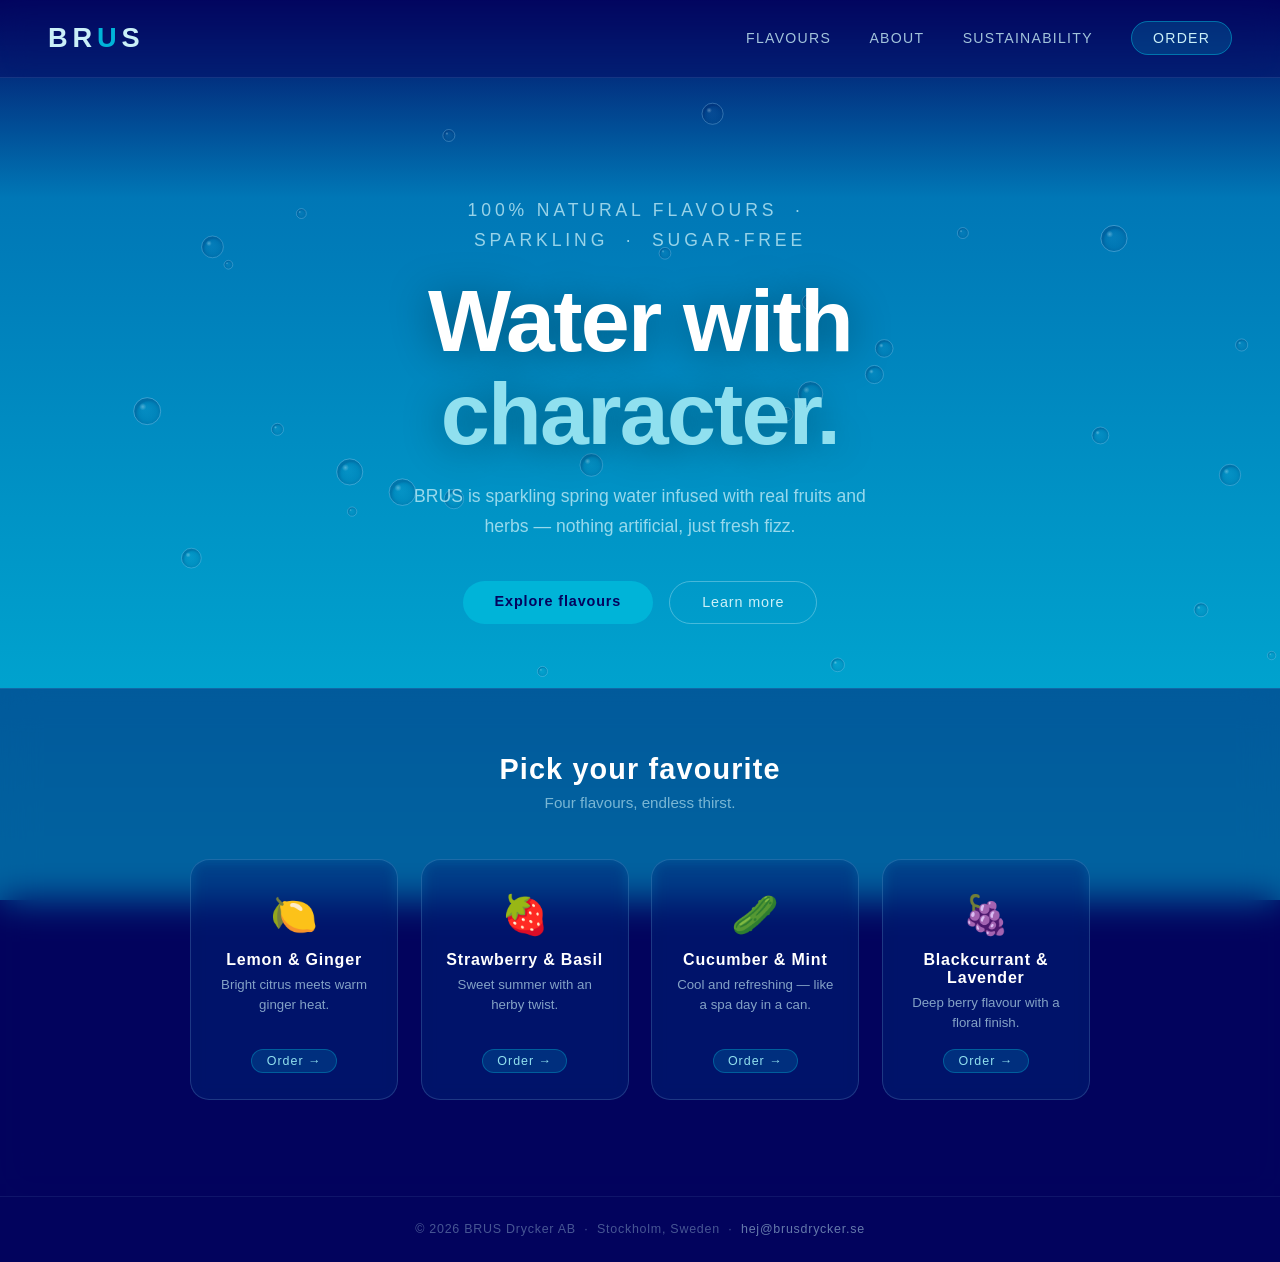
<file: index.html>
<!DOCTYPE html>
<html lang="en">
<head>
  <meta charset="UTF-8" />
  <meta name="viewport" content="width=device-width, initial-scale=1.0" />
  <title>BRUS — Flavoured Sparkling Water</title>
  <link rel="stylesheet" href="brus.css" />
</head>
<body>
  <canvas id="c"></canvas>
  <div id="ui">

    <nav>
      <a class="logo" href="index.html">BR<span>U</span>S</a>
      <ul>
        <li><a href="smaker.html">Flavours</a></li>
        <li><a href="om-oss.html">About</a></li>
        <li><a href="hallbarhet.html">Sustainability</a></li>
        <li><a href="bestall.html" class="nav-cta">Order</a></li>
      </ul>
    </nav>

    <section class="hero">
      <p class="hero-eyebrow">100% natural flavours &nbsp;·&nbsp; Sparkling &nbsp;·&nbsp; Sugar-free</p>
      <h1>Water with<br><em>character.</em></h1>
      <p>BRUS is sparkling spring water infused with real fruits and herbs — nothing artificial, just fresh fizz.</p>
      <div class="hero-btns">
        <a href="smaker.html" class="btn-primary">Explore flavours</a>
        <a href="om-oss.html" class="btn-ghost">Learn more</a>
      </div>
    </section>

    <section class="products">
      <h2>Pick your favourite</h2>
      <p class="sub">Four flavours, endless thirst.</p>
      <div class="cards">
        <div class="card">
          <div class="card-icon">🍋</div>
          <h3>Lemon & Ginger</h3>
          <p>Bright citrus meets warm ginger heat.</p>
          <a href="bestall.html?smak=citron-ingefara" class="card-tag">Order →</a>
        </div>
        <div class="card">
          <div class="card-icon">🍓</div>
          <h3>Strawberry & Basil</h3>
          <p>Sweet summer with an herby twist.</p>
          <a href="bestall.html?smak=jordgubb-basilika" class="card-tag">Order →</a>
        </div>
        <div class="card">
          <div class="card-icon">🥒</div>
          <h3>Cucumber & Mint</h3>
          <p>Cool and refreshing — like a spa day in a can.</p>
          <a href="bestall.html?smak=gurka-mynta" class="card-tag">Order →</a>
        </div>
        <div class="card">
          <div class="card-icon">🍇</div>
          <h3>Blackcurrant & Lavender</h3>
          <p>Deep berry flavour with a floral finish.</p>
          <a href="bestall.html?smak=svarta-vinbar-lavendel" class="card-tag">Order →</a>
        </div>
      </div>
    </section>

    <footer>© 2026 BRUS Drycker AB &nbsp;·&nbsp; Stockholm, Sweden &nbsp;·&nbsp; <a href="mailto:hej@brusdrycker.se">hej@brusdrycker.se</a></footer>
  </div>
  <script src="bubbles.js"></script>
</body>
</html>
</file>
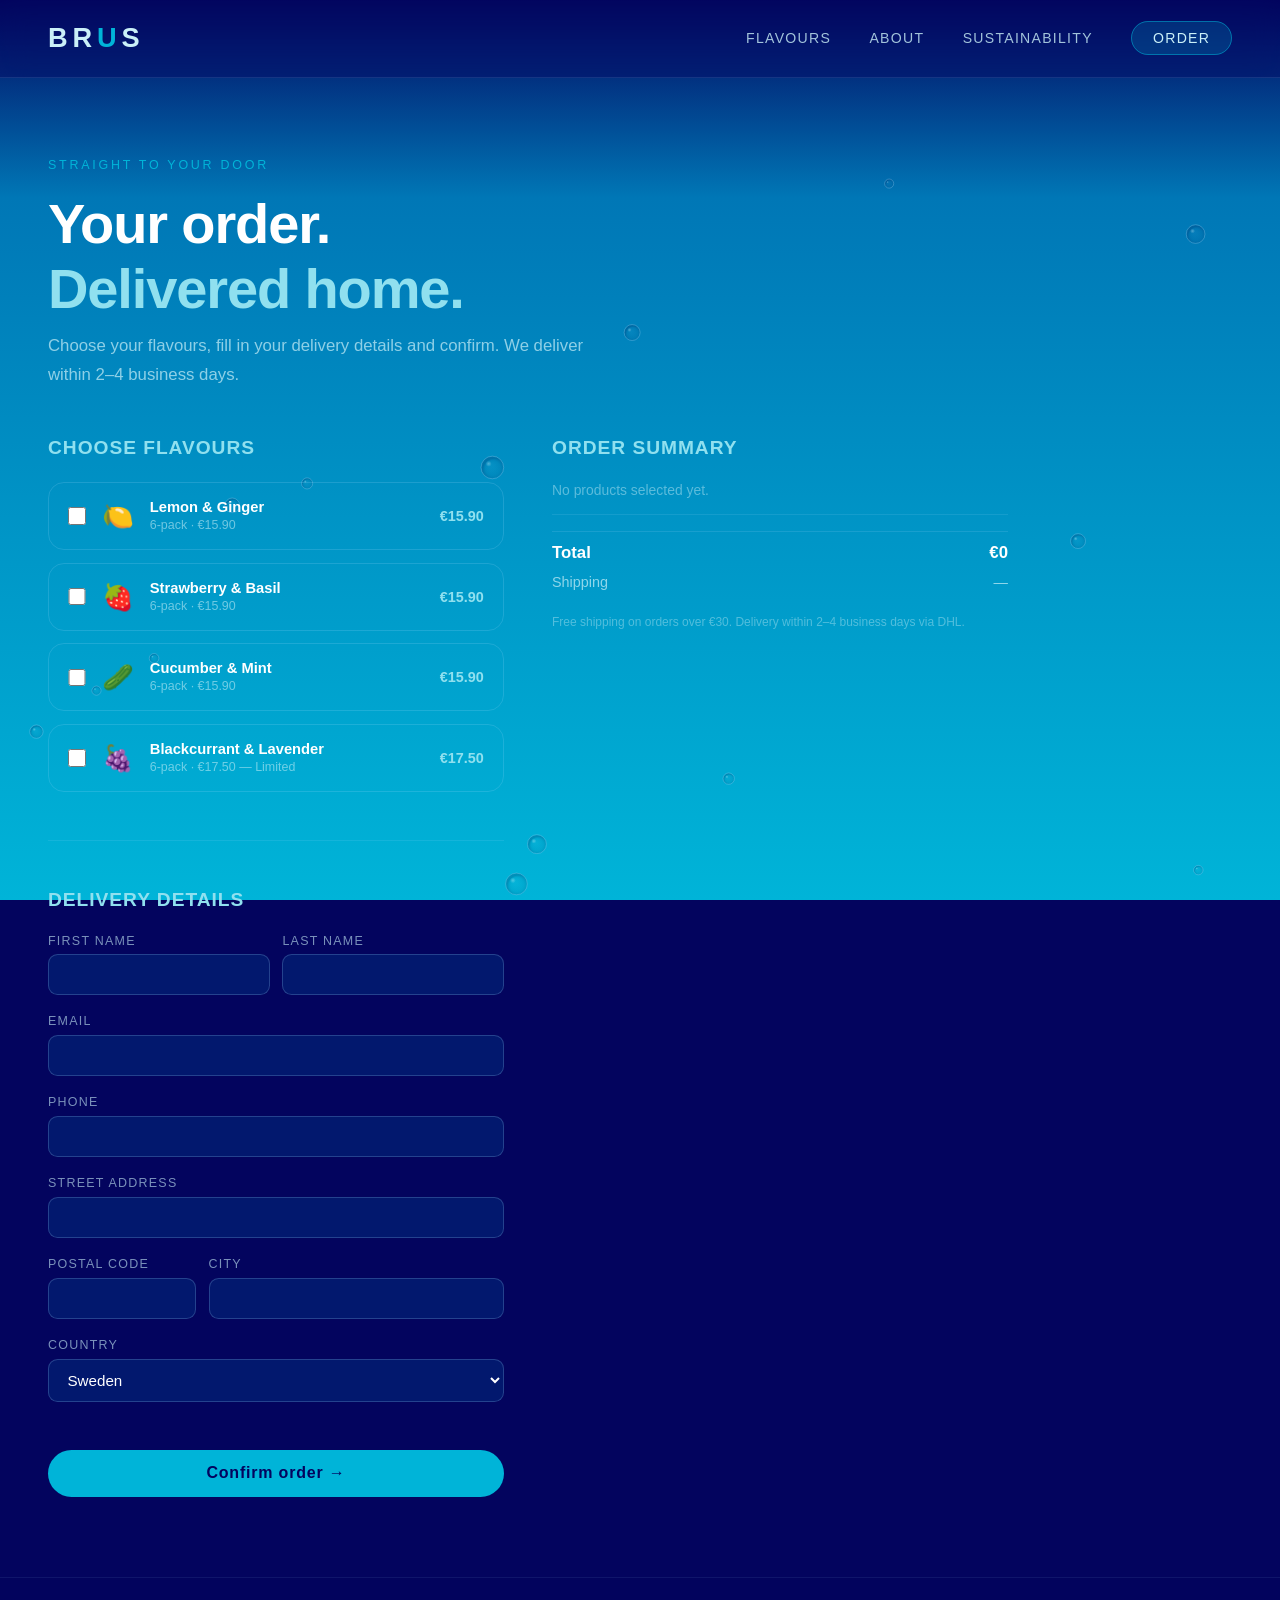
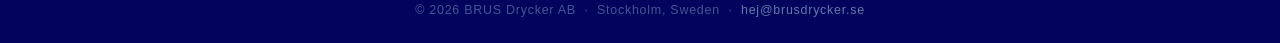
<file: bestall.html>
<!DOCTYPE html>
<html lang="en">
<head>
  <meta charset="UTF-8" />
  <meta name="viewport" content="width=device-width, initial-scale=1.0" />
  <title>Order — BRUS</title>
  <link rel="stylesheet" href="brus.css" />
</head>
<body>
  <canvas id="c" data-bubble-count="14"></canvas>
  <div id="ui">

    <nav>
      <a class="logo" href="index.html">BR<span>U</span>S</a>
      <ul>
        <li><a href="smaker.html">Flavours</a></li>
        <li><a href="om-oss.html">About</a></li>
        <li><a href="hallbarhet.html">Sustainability</a></li>
        <li><a href="bestall.html" class="nav-cta">Order</a></li>
      </ul>
    </nav>

    <section class="page-section">
      <p class="hero-eyebrow">Straight to your door</p>
      <h1>Your order.<br><em>Delivered home.</em></h1>
      <p class="lead">Choose your flavours, fill in your delivery details and confirm. We deliver within 2–4 business days.</p>

      <div id="order-form-wrap" class="order-wrap">

        <div class="order-form">
          <form id="order-form" novalidate>

            <h2>Choose flavours</h2>

            <label class="product-pick">
              <input type="checkbox" name="smak" value="citron-ingefara" data-name="Lemon &amp; Ginger" data-price="159" />
              <span class="pick-icon">🍋</span>
              <span class="pick-info">
                <strong>Lemon &amp; Ginger</strong>
                <span>6-pack · €15.90</span>
              </span>
              <span class="pick-price">€15.90</span>
            </label>

            <label class="product-pick">
              <input type="checkbox" name="smak" value="jordgubb-basilika" data-name="Strawberry &amp; Basil" data-price="159" />
              <span class="pick-icon">🍓</span>
              <span class="pick-info">
                <strong>Strawberry &amp; Basil</strong>
                <span>6-pack · €15.90</span>
              </span>
              <span class="pick-price">€15.90</span>
            </label>

            <label class="product-pick">
              <input type="checkbox" name="smak" value="gurka-mynta" data-name="Cucumber &amp; Mint" data-price="159" />
              <span class="pick-icon">🥒</span>
              <span class="pick-info">
                <strong>Cucumber &amp; Mint</strong>
                <span>6-pack · €15.90</span>
              </span>
              <span class="pick-price">€15.90</span>
            </label>

            <label class="product-pick">
              <input type="checkbox" name="smak" value="svarta-vinbar-lavendel" data-name="Blackcurrant &amp; Lavender" data-price="175" />
              <span class="pick-icon">🍇</span>
              <span class="pick-info">
                <strong>Blackcurrant &amp; Lavender</strong>
                <span>6-pack · €17.50 — Limited</span>
              </span>
              <span class="pick-price">€17.50</span>
            </label>

            <hr class="divider" />
            <h2>Delivery details</h2>

            <div style="display:grid; grid-template-columns:1fr 1fr; gap:0.8rem;">
              <div class="form-group">
                <label for="fname">First name</label>
                <input type="text" id="fname" name="fname" required autocomplete="given-name" />
              </div>
              <div class="form-group">
                <label for="lname">Last name</label>
                <input type="text" id="lname" name="lname" required autocomplete="family-name" />
              </div>
            </div>

            <div class="form-group">
              <label for="email">Email</label>
              <input type="email" id="email" name="email" required autocomplete="email" />
            </div>

            <div class="form-group">
              <label for="phone">Phone</label>
              <input type="tel" id="phone" name="phone" autocomplete="tel" />
            </div>

            <div class="form-group">
              <label for="address">Street address</label>
              <input type="text" id="address" name="address" required autocomplete="street-address" />
            </div>

            <div style="display:grid; grid-template-columns:1fr 2fr; gap:0.8rem;">
              <div class="form-group">
                <label for="postal">Postal code</label>
                <input type="text" id="postal" name="postal" required autocomplete="postal-code" />
              </div>
              <div class="form-group">
                <label for="city">City</label>
                <input type="text" id="city" name="city" required autocomplete="address-level2" />
              </div>
            </div>

            <div class="form-group">
              <label for="country">Country</label>
              <select id="country" name="country" required>
                <option value="SE" selected>Sweden</option>
                <option value="NO">Norway</option>
                <option value="DK">Denmark</option>
                <option value="FI">Finland</option>
              </select>
            </div>

            <button type="submit" class="submit-btn">Confirm order →</button>
          </form>
        </div>

        <div class="order-summary">
          <h2>Order summary</h2>
          <div id="summary-lines">
            <p style="color:rgba(202,240,248,0.45); font-size:0.87rem;">No products selected yet.</p>
          </div>
          <hr class="divider" style="margin:1rem 0;" />
          <div class="summary-line total">
            <span>Total</span>
            <span id="summary-total">€0</span>
          </div>
          <div class="summary-line" style="margin-top:0.4rem;">
            <span>Shipping</span>
            <span id="summary-shipping">—</span>
          </div>
          <p style="font-size:0.75rem; color:rgba(202,240,248,0.4); margin-top:1.4rem; line-height:1.6;">
            Free shipping on orders over €30. Delivery within 2–4 business days via DHL.
          </p>
        </div>
      </div>

      <div id="confirmation" class="confirmation">
        <div class="check">🫧</div>
        <h2>Thank you for your order!</h2>
        <p>We have received your order and will send a confirmation to your email shortly.<br>Delivery within 2–4 business days.</p>
        <br />
        <a href="index.html" class="btn-ghost" style="margin-top:1rem;">Back to home</a>
      </div>

    </section>

    <footer>© 2026 BRUS Drycker AB &nbsp;·&nbsp; Stockholm, Sweden &nbsp;·&nbsp; <a href="mailto:hej@brusdrycker.se">hej@brusdrycker.se</a></footer>
  </div>

  <script src="bubbles.js"></script>
  <script>
    const params = new URLSearchParams(location.search);
    const preSmak = params.get('smak');
    if (preSmak) {
      const cb = document.querySelector(`input[value="${preSmak}"]`);
      if (cb) cb.checked = true;
    }

    function updateSummary() {
      const checked = [...document.querySelectorAll('input[name="smak"]:checked')];
      const linesEl = document.getElementById('summary-lines');
      const totalEl = document.getElementById('summary-total');
      const shipEl  = document.getElementById('summary-shipping');

      if (checked.length === 0) {
        linesEl.innerHTML = '<p style="color:rgba(202,240,248,0.45); font-size:0.87rem;">No products selected yet.</p>';
        totalEl.textContent = '€0';
        shipEl.textContent = '—';
        return;
      }

      let total = 0;
      linesEl.innerHTML = checked.map(cb => {
        const price = parseInt(cb.dataset.price);
        total += price;
        return `<div class="summary-line"><span>${cb.dataset.name}</span><span>€${(price/10).toFixed(2)}</span></div>`;
      }).join('');

      totalEl.textContent = '€' + (total / 10).toFixed(2);
      shipEl.textContent = total >= 300 ? 'Free' : '€4.90';
    }

    document.querySelectorAll('input[name="smak"]').forEach(cb => {
      cb.addEventListener('change', updateSummary);
    });
    updateSummary();

    document.getElementById('order-form').addEventListener('submit', e => {
      e.preventDefault();
      const checked = [...document.querySelectorAll('input[name="smak"]:checked')];
      if (checked.length === 0) {
        alert('Please select at least one flavour to continue.');
        return;
      }
      document.getElementById('order-form-wrap').style.display = 'none';
      document.getElementById('confirmation').style.display = 'block';
      window.scrollTo({ top: 0, behavior: 'smooth' });
    });
  </script>
</body>
</html>
</file>
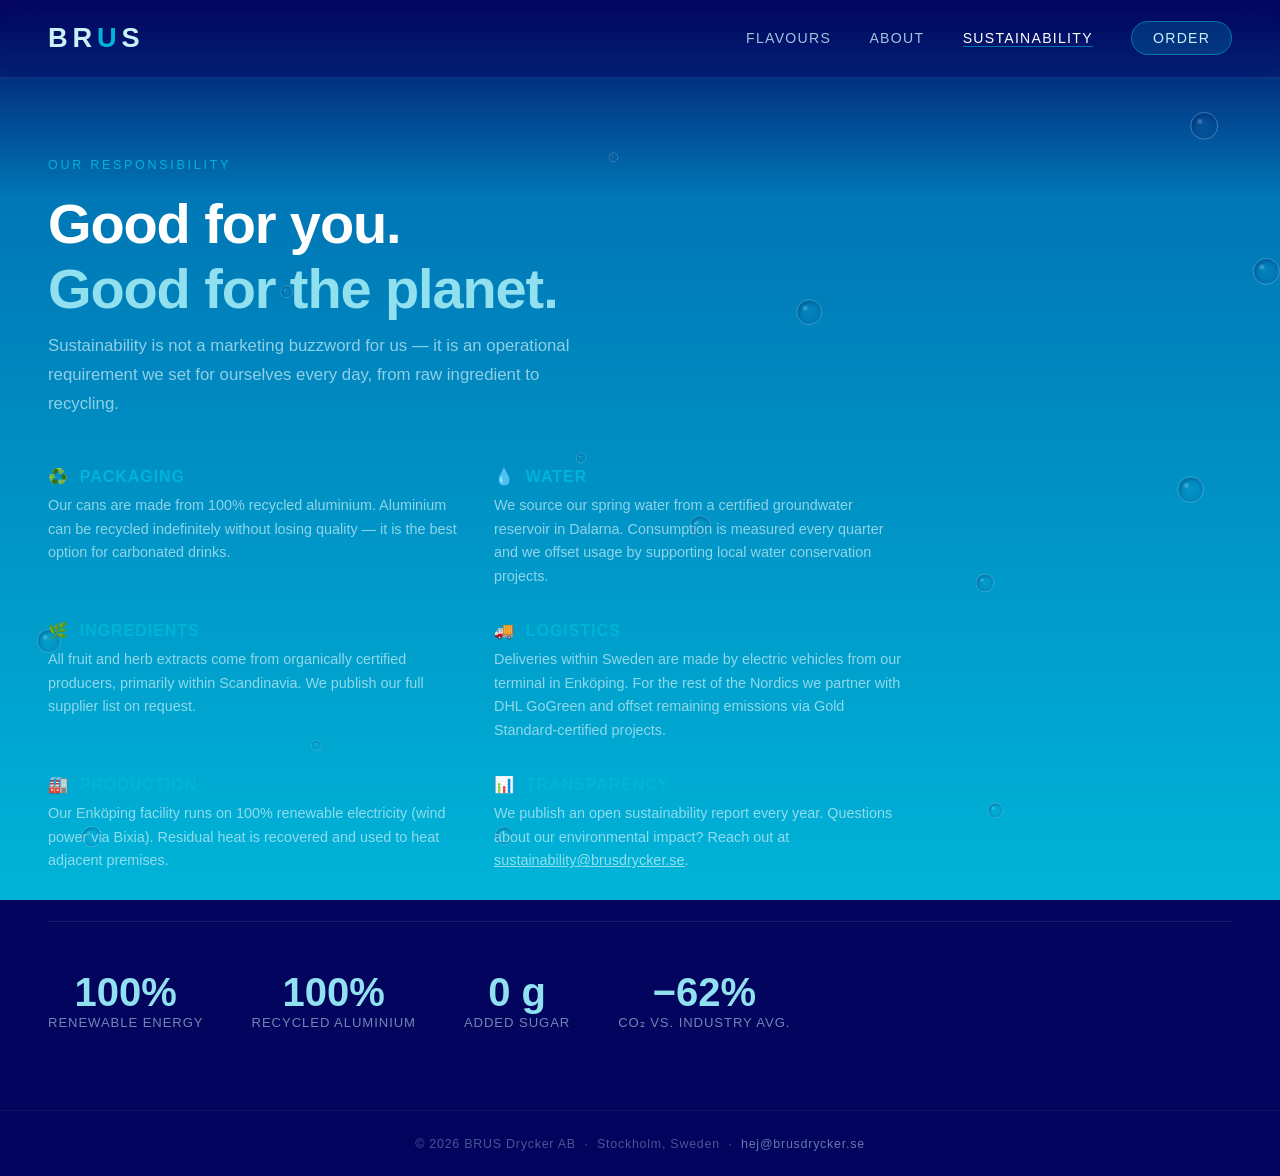
<file: hallbarhet.html>
<!DOCTYPE html>
<html lang="en">
<head>
  <meta charset="UTF-8" />
  <meta name="viewport" content="width=device-width, initial-scale=1.0" />
  <title>Sustainability — BRUS</title>
  <link rel="stylesheet" href="brus.css" />
</head>
<body>
  <canvas id="c" data-bubble-count="14"></canvas>
  <div id="ui">

    <nav>
      <a class="logo" href="index.html">BR<span>U</span>S</a>
      <ul>
        <li><a href="smaker.html">Flavours</a></li>
        <li><a href="om-oss.html">About</a></li>
        <li><a href="hallbarhet.html" class="active">Sustainability</a></li>
        <li><a href="bestall.html" class="nav-cta">Order</a></li>
      </ul>
    </nav>

    <section class="page-section">
      <p class="hero-eyebrow">Our responsibility</p>
      <h1>Good for you.<br><em>Good for the planet.</em></h1>
      <p class="lead">Sustainability is not a marketing buzzword for us — it is an operational requirement we set for ourselves every day, from raw ingredient to recycling.</p>

      <div class="two-col">
        <div class="info-block">
          <h3>♻️ &nbsp;Packaging</h3>
          <p>Our cans are made from 100% recycled aluminium. Aluminium can be recycled indefinitely without losing quality — it is the best option for carbonated drinks.</p>
        </div>
        <div class="info-block">
          <h3>💧 &nbsp;Water</h3>
          <p>We source our spring water from a certified groundwater reservoir in Dalarna. Consumption is measured every quarter and we offset usage by supporting local water conservation projects.</p>
        </div>
        <div class="info-block">
          <h3>🌿 &nbsp;Ingredients</h3>
          <p>All fruit and herb extracts come from organically certified producers, primarily within Scandinavia. We publish our full supplier list on request.</p>
        </div>
        <div class="info-block">
          <h3>🚚 &nbsp;Logistics</h3>
          <p>Deliveries within Sweden are made by electric vehicles from our terminal in Enköping. For the rest of the Nordics we partner with DHL GoGreen and offset remaining emissions via Gold Standard-certified projects.</p>
        </div>
        <div class="info-block">
          <h3>🏭 &nbsp;Production</h3>
          <p>Our Enköping facility runs on 100% renewable electricity (wind power via Bixia). Residual heat is recovered and used to heat adjacent premises.</p>
        </div>
        <div class="info-block">
          <h3>📊 &nbsp;Transparency</h3>
          <p>We publish an open sustainability report every year. Questions about our environmental impact? Reach out at <a href="mailto:sustainability@brusdrycker.se" style="color:#90e0ef">sustainability@brusdrycker.se</a>.</p>
        </div>
      </div>

      <hr class="divider" />
      <div style="display:flex; gap:3rem; flex-wrap:wrap;">
        <div style="text-align:center;">
          <p style="font-size:2.5rem; font-weight:800; color:#90e0ef;">100%</p>
          <p style="font-size:0.82rem; color:rgba(202,240,248,0.55); letter-spacing:0.07em; text-transform:uppercase;">Renewable energy</p>
        </div>
        <div style="text-align:center;">
          <p style="font-size:2.5rem; font-weight:800; color:#90e0ef;">100%</p>
          <p style="font-size:0.82rem; color:rgba(202,240,248,0.55); letter-spacing:0.07em; text-transform:uppercase;">Recycled aluminium</p>
        </div>
        <div style="text-align:center;">
          <p style="font-size:2.5rem; font-weight:800; color:#90e0ef;">0 g</p>
          <p style="font-size:0.82rem; color:rgba(202,240,248,0.55); letter-spacing:0.07em; text-transform:uppercase;">Added sugar</p>
        </div>
        <div style="text-align:center;">
          <p style="font-size:2.5rem; font-weight:800; color:#90e0ef;">−62%</p>
          <p style="font-size:0.82rem; color:rgba(202,240,248,0.55); letter-spacing:0.07em; text-transform:uppercase;">CO₂ vs. industry avg.</p>
        </div>
      </div>
    </section>

    <footer>© 2026 BRUS Drycker AB &nbsp;·&nbsp; Stockholm, Sweden &nbsp;·&nbsp; <a href="mailto:hej@brusdrycker.se">hej@brusdrycker.se</a></footer>
  </div>
  <script src="bubbles.js"></script>
</body>
</html>
</file>
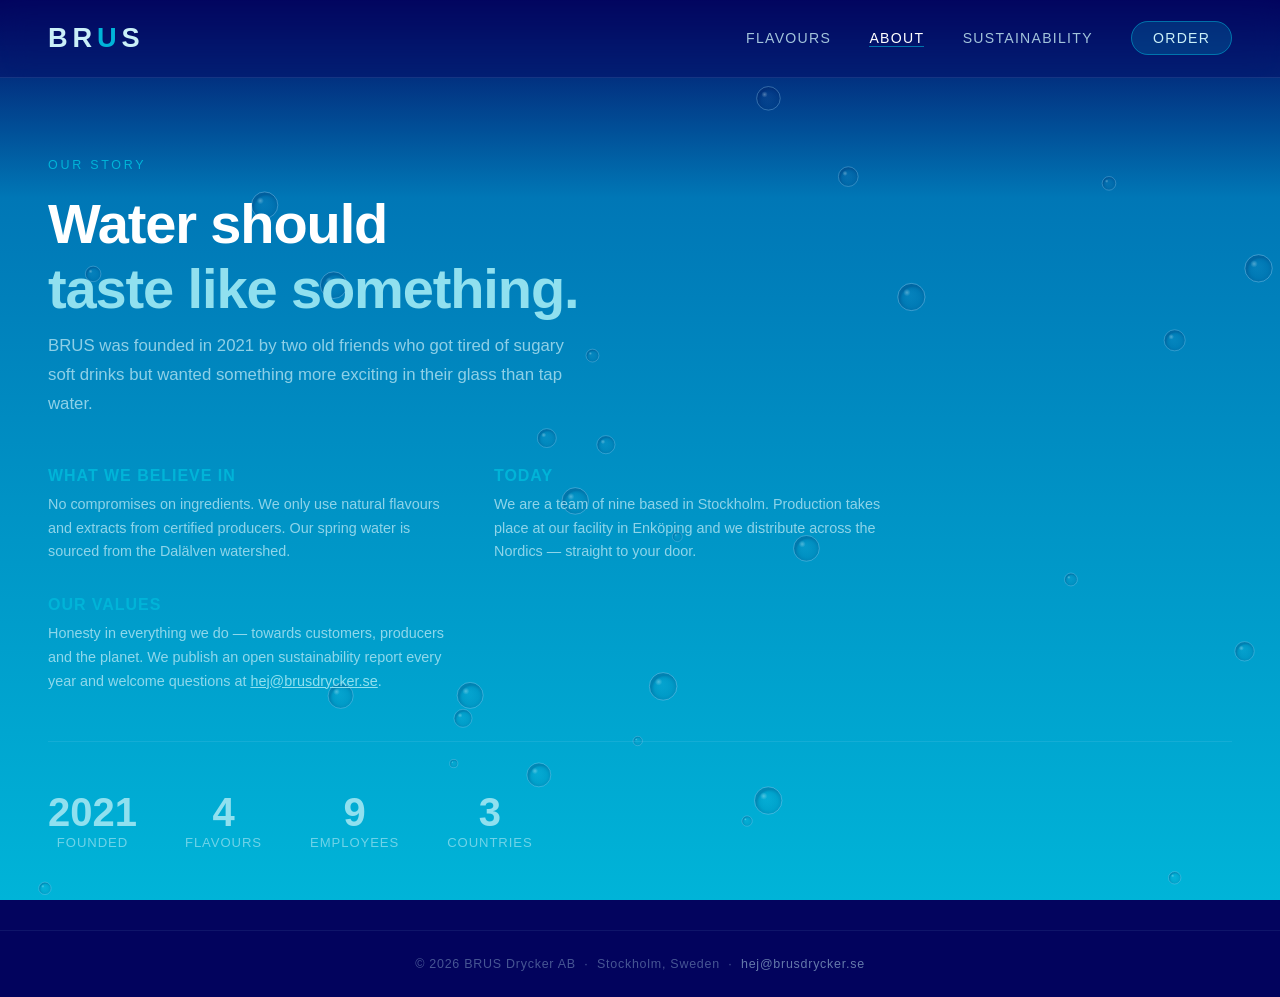
<file: om-oss.html>
<!DOCTYPE html>
<html lang="en">
<head>
  <meta charset="UTF-8" />
  <meta name="viewport" content="width=device-width, initial-scale=1.0" />
  <title>About — BRUS</title>
  <link rel="stylesheet" href="brus.css" />
</head>
<body>
  <canvas id="c"></canvas>
  <div id="ui">

    <nav>
      <a class="logo" href="index.html">BR<span>U</span>S</a>
      <ul>
        <li><a href="smaker.html">Flavours</a></li>
        <li><a href="om-oss.html" class="active">About</a></li>
        <li><a href="hallbarhet.html">Sustainability</a></li>
        <li><a href="bestall.html" class="nav-cta">Order</a></li>
      </ul>
    </nav>

    <section class="page-section">
      <p class="hero-eyebrow">Our story</p>
      <h1>Water should<br><em>taste like something.</em></h1>
      <p class="lead">BRUS was founded in 2021 by two old friends who got tired of sugary soft drinks but wanted something more exciting in their glass than tap water.</p>

      <div class="two-col">
        <div class="info-block">
          <h3>What we believe in</h3>
          <p>No compromises on ingredients. We only use natural flavours and extracts from certified producers. Our spring water is sourced from the Dalälven watershed.</p>
        </div>
        <div class="info-block">
          <h3>Today</h3>
          <p>We are a team of nine based in Stockholm. Production takes place at our facility in Enköping and we distribute across the Nordics — straight to your door.</p>
        </div>
        <div class="info-block">
          <h3>Our values</h3>
          <p>Honesty in everything we do — towards customers, producers and the planet. We publish an open sustainability report every year and welcome questions at <a href="mailto:hej@brusdrycker.se" style="color:#90e0ef">hej@brusdrycker.se</a>.</p>
        </div>
      </div>

      <hr class="divider" />
      <div style="display:flex; gap:3rem; flex-wrap:wrap;">
        <div style="text-align:center;">
          <p style="font-size:2.5rem; font-weight:800; color:#90e0ef;">2021</p>
          <p style="font-size:0.82rem; color:rgba(202,240,248,0.55); letter-spacing:0.07em; text-transform:uppercase;">Founded</p>
        </div>
        <div style="text-align:center;">
          <p style="font-size:2.5rem; font-weight:800; color:#90e0ef;">4</p>
          <p style="font-size:0.82rem; color:rgba(202,240,248,0.55); letter-spacing:0.07em; text-transform:uppercase;">Flavours</p>
        </div>
        <div style="text-align:center;">
          <p style="font-size:2.5rem; font-weight:800; color:#90e0ef;">9</p>
          <p style="font-size:0.82rem; color:rgba(202,240,248,0.55); letter-spacing:0.07em; text-transform:uppercase;">Employees</p>
        </div>
        <div style="text-align:center;">
          <p style="font-size:2.5rem; font-weight:800; color:#90e0ef;">3</p>
          <p style="font-size:0.82rem; color:rgba(202,240,248,0.55); letter-spacing:0.07em; text-transform:uppercase;">Countries</p>
        </div>
      </div>
    </section>

    <footer>© 2026 BRUS Drycker AB &nbsp;·&nbsp; Stockholm, Sweden &nbsp;·&nbsp; <a href="mailto:hej@brusdrycker.se">hej@brusdrycker.se</a></footer>
  </div>
  <script src="bubbles.js"></script>
</body>
</html>
</file>
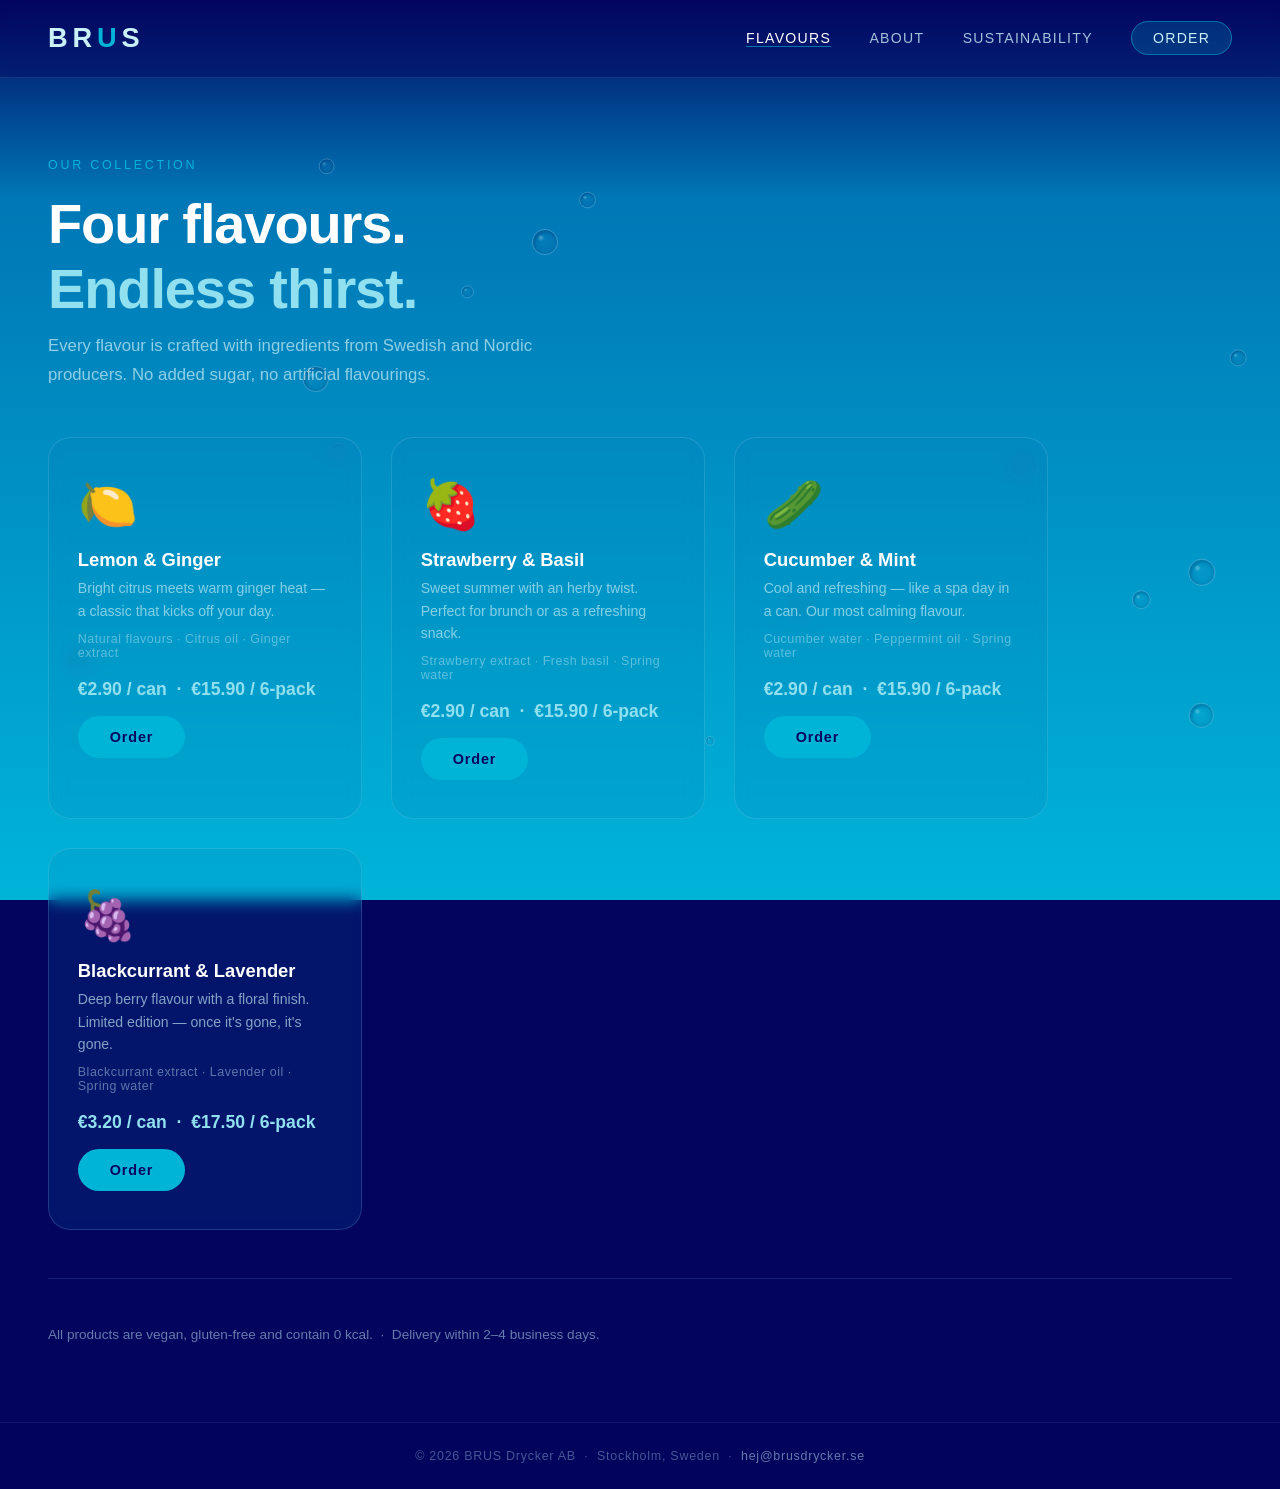
<file: smaker.html>
<!DOCTYPE html>
<html lang="en">
<head>
  <meta charset="UTF-8" />
  <meta name="viewport" content="width=device-width, initial-scale=1.0" />
  <title>Flavours — BRUS</title>
  <link rel="stylesheet" href="brus.css" />
</head>
<body>
  <canvas id="c" data-bubble-count="14"></canvas>
  <div id="ui">

    <nav>
      <a class="logo" href="index.html">BR<span>U</span>S</a>
      <ul>
        <li><a href="smaker.html" class="active">Flavours</a></li>
        <li><a href="om-oss.html">About</a></li>
        <li><a href="hallbarhet.html">Sustainability</a></li>
        <li><a href="bestall.html" class="nav-cta">Order</a></li>
      </ul>
    </nav>

    <section class="page-section">
      <p class="hero-eyebrow">Our collection</p>
      <h1>Four flavours.<br><em>Endless thirst.</em></h1>
      <p class="lead">Every flavour is crafted with ingredients from Swedish and Nordic producers. No added sugar, no artificial flavourings.</p>

      <div class="flavor-grid">

        <div class="flavor-card">
          <div class="icon">🍋</div>
          <h3>Lemon & Ginger</h3>
          <p class="desc">Bright citrus meets warm ginger heat — a classic that kicks off your day.</p>
          <p class="ingredients">Natural flavours · Citrus oil · Ginger extract</p>
          <p class="price">€2.90 / can &nbsp;·&nbsp; €15.90 / 6-pack</p>
          <a href="bestall.html?smak=citron-ingefara" class="btn-primary">Order</a>
        </div>

        <div class="flavor-card">
          <div class="icon">🍓</div>
          <h3>Strawberry & Basil</h3>
          <p class="desc">Sweet summer with an herby twist. Perfect for brunch or as a refreshing snack.</p>
          <p class="ingredients">Strawberry extract · Fresh basil · Spring water</p>
          <p class="price">€2.90 / can &nbsp;·&nbsp; €15.90 / 6-pack</p>
          <a href="bestall.html?smak=jordgubb-basilika" class="btn-primary">Order</a>
        </div>

        <div class="flavor-card">
          <div class="icon">🥒</div>
          <h3>Cucumber & Mint</h3>
          <p class="desc">Cool and refreshing — like a spa day in a can. Our most calming flavour.</p>
          <p class="ingredients">Cucumber water · Peppermint oil · Spring water</p>
          <p class="price">€2.90 / can &nbsp;·&nbsp; €15.90 / 6-pack</p>
          <a href="bestall.html?smak=gurka-mynta" class="btn-primary">Order</a>
        </div>

        <div class="flavor-card">
          <div class="icon">🍇</div>
          <h3>Blackcurrant & Lavender</h3>
          <p class="desc">Deep berry flavour with a floral finish. Limited edition — once it's gone, it's gone.</p>
          <p class="ingredients">Blackcurrant extract · Lavender oil · Spring water</p>
          <p class="price">€3.20 / can &nbsp;·&nbsp; €17.50 / 6-pack</p>
          <a href="bestall.html?smak=svarta-vinbar-lavendel" class="btn-primary">Order</a>
        </div>

      </div>

      <hr class="divider" />
      <p style="color:rgba(202,240,248,0.5); font-size:0.85rem;">All products are vegan, gluten-free and contain 0 kcal. &nbsp;·&nbsp; Delivery within 2–4 business days.</p>
    </section>

    <footer>© 2026 BRUS Drycker AB &nbsp;·&nbsp; Stockholm, Sweden &nbsp;·&nbsp; <a href="mailto:hej@brusdrycker.se">hej@brusdrycker.se</a></footer>
  </div>
  <script src="bubbles.js"></script>
</body>
</html>
</file>
<file: brus.css>
* { margin: 0; padding: 0; box-sizing: border-box; }
body { background: #03045e; overflow-x: hidden; font-family: 'Helvetica Neue', Helvetica, Arial, sans-serif; color: #fff; }
canvas { display: block; cursor: none; position: fixed; inset: 0; z-index: 0; }

/* ── Layout ── */
#ui { position: relative; z-index: 10; min-height: 100vh; display: flex; flex-direction: column; }

/* ── Nav ── */
nav {
  display: flex; align-items: center; justify-content: space-between;
  padding: 1.4rem 3rem;
  background: rgba(3,4,94,0.35);
  backdrop-filter: blur(14px);
  border-bottom: 1px solid rgba(160,220,255,0.12);
}
.logo {
  font-size: 1.7rem; font-weight: 800; letter-spacing: 0.18em;
  color: #caf0f8; text-transform: uppercase; text-decoration: none;
}
.logo span { color: #00b4d8; }
nav ul { list-style: none; display: flex; gap: 2.4rem; }
nav ul li a {
  text-decoration: none; color: rgba(202,240,248,0.8);
  font-size: 0.88rem; letter-spacing: 0.09em; text-transform: uppercase;
  transition: color 0.2s;
}
nav ul li a:hover { color: #fff; }
nav ul li a.active { color: #fff; border-bottom: 1px solid rgba(0,180,216,0.6); }
.nav-cta {
  background: rgba(0,180,216,0.2);
  border: 1px solid rgba(0,180,216,0.5) !important;
  padding: 0.5rem 1.3rem; border-radius: 99px;
  color: #caf0f8 !important;
  transition: background 0.2s, border-color 0.2s;
}
.nav-cta:hover { background: rgba(0,180,216,0.4) !important; border-color: #00b4d8 !important; }

/* ── Hero ── */
.hero {
  flex: 1; display: flex; flex-direction: column;
  align-items: center; justify-content: center;
  text-align: center; padding: 6rem 2rem 4rem;
}
.hero-eyebrow {
  font-size: 0.78rem; letter-spacing: 0.22em; text-transform: uppercase;
  color: #00b4d8; margin-bottom: 1.2rem;
}
.hero h1 {
  font-size: clamp(2.8rem, 7vw, 5.5rem);
  font-weight: 800; line-height: 1.05; letter-spacing: -0.02em;
  text-shadow: 0 2px 40px rgba(0,0,0,0.4);
}
.hero h1 em { font-style: normal; color: #90e0ef; }
.hero p {
  margin-top: 1.4rem; max-width: 480px;
  font-size: 1.1rem; line-height: 1.7;
  color: rgba(202,240,248,0.75);
}
.hero-btns { display: flex; gap: 1rem; margin-top: 2.4rem; flex-wrap: wrap; justify-content: center; }

/* ── Buttons ── */
.btn-primary {
  background: #00b4d8; color: #03045e;
  font-weight: 700; font-size: 0.9rem; letter-spacing: 0.06em;
  padding: 0.8rem 2rem; border-radius: 99px; text-decoration: none;
  transition: background 0.2s, transform 0.15s; display: inline-block;
}
.btn-primary:hover { background: #90e0ef; transform: translateY(-1px); }
.btn-ghost {
  border: 1px solid rgba(202,240,248,0.35); color: #caf0f8;
  font-size: 0.9rem; letter-spacing: 0.06em;
  padding: 0.8rem 2rem; border-radius: 99px; text-decoration: none;
  transition: border-color 0.2s, background 0.2s; display: inline-block;
}
.btn-ghost:hover { border-color: rgba(202,240,248,0.7); background: rgba(202,240,248,0.07); }

/* ── Products strip ── */
.products {
  padding: 4rem 3rem 6rem;
  background: rgba(3,4,94,0.45);
  backdrop-filter: blur(18px);
  border-top: 1px solid rgba(160,220,255,0.1);
}
.products h2 {
  text-align: center; font-size: 1.8rem; font-weight: 700;
  letter-spacing: 0.04em; margin-bottom: 0.5rem;
}
.products .sub {
  text-align: center; color: rgba(202,240,248,0.6);
  font-size: 0.95rem; margin-bottom: 3rem;
}
.cards {
  display: grid;
  grid-template-columns: repeat(auto-fit, minmax(200px, 1fr));
  gap: 1.4rem; max-width: 900px; margin: 0 auto;
}
.card {
  border: 1px solid rgba(160,220,255,0.18);
  border-radius: 1.2rem;
  background: rgba(0,119,182,0.15);
  backdrop-filter: blur(8px);
  padding: 2rem 1.4rem 1.6rem;
  text-align: center;
  transition: transform 0.2s, background 0.2s;
  display: flex; flex-direction: column; align-items: center;
}
.card:hover { transform: translateY(-4px); background: rgba(0,119,182,0.28); }
.card-icon { font-size: 2.4rem; margin-bottom: 0.8rem; }
.card h3 { font-size: 1rem; font-weight: 700; letter-spacing: 0.05em; margin-bottom: 0.4rem; }
.card p { font-size: 0.83rem; color: rgba(202,240,248,0.65); line-height: 1.5; flex: 1; }
.card-price { font-size: 1.1rem; font-weight: 700; color: #90e0ef; margin-top: 0.8rem; }
.card-tag {
  display: inline-block; margin-top: 1rem;
  background: rgba(0,180,216,0.18); border: 1px solid rgba(0,180,216,0.35);
  border-radius: 99px; padding: 0.25rem 0.9rem;
  font-size: 0.78rem; letter-spacing: 0.08em; color: #90e0ef;
  text-decoration: none; transition: background 0.2s;
}
.card-tag:hover { background: rgba(0,180,216,0.35); }

/* ── Page sections ── */
.page-section {
  flex: 1; padding: 5rem 3rem;
}
.page-section h1 {
  font-size: clamp(2rem, 5vw, 3.5rem);
  font-weight: 800; letter-spacing: -0.02em; margin-bottom: 0.6rem;
}
.page-section h1 em { font-style: normal; color: #90e0ef; }
.page-section .lead {
  font-size: 1.05rem; color: rgba(202,240,248,0.7);
  max-width: 540px; line-height: 1.75; margin-bottom: 3rem;
}
.divider {
  border: none; border-top: 1px solid rgba(160,220,255,0.12);
  margin: 3rem 0;
}
.two-col {
  display: grid; grid-template-columns: 1fr 1fr;
  gap: 2rem; max-width: 860px;
}
@media (max-width: 640px) { .two-col { grid-template-columns: 1fr; } }
.info-block h3 {
  font-size: 1rem; font-weight: 700; color: #00b4d8;
  letter-spacing: 0.06em; text-transform: uppercase; margin-bottom: 0.5rem;
}
.info-block p { font-size: 0.9rem; color: rgba(202,240,248,0.7); line-height: 1.65; }

/* ── Smaker page ── */
.flavor-grid {
  display: grid;
  grid-template-columns: repeat(auto-fit, minmax(240px, 1fr));
  gap: 1.8rem; max-width: 1000px;
}
.flavor-card {
  border: 1px solid rgba(160,220,255,0.18);
  border-radius: 1.4rem;
  background: rgba(0,119,182,0.15);
  backdrop-filter: blur(8px);
  padding: 2.4rem 1.8rem;
  transition: transform 0.2s, background 0.2s;
}
.flavor-card:hover { transform: translateY(-4px); background: rgba(0,119,182,0.28); }
.flavor-card .icon { font-size: 3rem; margin-bottom: 1rem; }
.flavor-card h3 { font-size: 1.15rem; font-weight: 700; margin-bottom: 0.4rem; }
.flavor-card .desc { font-size: 0.88rem; color: rgba(202,240,248,0.65); line-height: 1.6; margin-bottom: 0.6rem; }
.flavor-card .ingredients { font-size: 0.78rem; color: rgba(202,240,248,0.45); letter-spacing: 0.04em; margin-bottom: 1.2rem; }
.flavor-card .price { font-size: 1.1rem; font-weight: 700; color: #90e0ef; margin-bottom: 1rem; }

/* ── Order form ── */
.order-wrap { display: grid; grid-template-columns: 1fr 1fr; gap: 3rem; max-width: 960px; }
@media (max-width: 700px) { .order-wrap { grid-template-columns: 1fr; } }
.order-form h2, .order-summary h2 {
  font-size: 1.2rem; font-weight: 700; letter-spacing: 0.05em;
  color: #90e0ef; text-transform: uppercase; margin-bottom: 1.4rem;
}
.form-group { margin-bottom: 1.2rem; }
.form-group label { display: block; font-size: 0.78rem; letter-spacing: 0.1em; text-transform: uppercase; color: rgba(202,240,248,0.6); margin-bottom: 0.4rem; }
.form-group input, .form-group select {
  width: 100%; background: rgba(0,119,182,0.18);
  border: 1px solid rgba(160,220,255,0.22);
  border-radius: 0.6rem; padding: 0.7rem 0.9rem;
  color: #fff; font-size: 0.95rem;
  transition: border-color 0.2s;
}
.form-group input:focus, .form-group select:focus { outline: none; border-color: #00b4d8; }
.form-group select option { background: #03045e; }
.product-pick {
  border: 1px solid rgba(160,220,255,0.18);
  border-radius: 1rem; padding: 1rem 1.2rem;
  display: flex; align-items: center; gap: 1rem;
  margin-bottom: 0.8rem; cursor: pointer;
  transition: background 0.2s;
}
.product-pick:hover { background: rgba(0,119,182,0.2); }
.product-pick input[type=checkbox] { accent-color: #00b4d8; width: 1.1rem; height: 1.1rem; flex-shrink: 0; }
.product-pick .pick-icon { font-size: 1.6rem; }
.product-pick .pick-info { flex: 1; }
.product-pick .pick-info strong { display: block; font-size: 0.92rem; }
.product-pick .pick-info span { font-size: 0.78rem; color: rgba(202,240,248,0.55); }
.product-pick .pick-price { font-size: 0.9rem; font-weight: 700; color: #90e0ef; }
.qty-row { display: flex; align-items: center; gap: 0.6rem; margin-top: 0.5rem; }
.qty-row label { font-size: 0.78rem; color: rgba(202,240,248,0.55); margin: 0; }
.qty-row select { width: auto; padding: 0.3rem 0.5rem; font-size: 0.85rem; }
.summary-line { display: flex; justify-content: space-between; font-size: 0.9rem; color: rgba(202,240,248,0.7); margin-bottom: 0.7rem; }
.summary-line.total { font-weight: 700; color: #fff; font-size: 1.05rem; border-top: 1px solid rgba(160,220,255,0.15); padding-top: 0.7rem; margin-top: 0.4rem; }
.submit-btn {
  width: 100%; margin-top: 1.8rem;
  background: #00b4d8; color: #03045e;
  font-weight: 700; font-size: 1rem; letter-spacing: 0.05em;
  padding: 0.9rem; border: none; border-radius: 99px; cursor: pointer;
  transition: background 0.2s, transform 0.15s;
}
.submit-btn:hover { background: #90e0ef; transform: translateY(-1px); }
.confirmation {
  display: none; text-align: center; padding: 3rem 1rem;
}
.confirmation .check { font-size: 3.5rem; margin-bottom: 1rem; }
.confirmation h2 { font-size: 1.6rem; font-weight: 800; margin-bottom: 0.6rem; }
.confirmation p { color: rgba(202,240,248,0.7); line-height: 1.7; }

/* ── Footer ── */
footer {
  text-align: center; padding: 1.6rem;
  background: rgba(3,4,94,0.6);
  font-size: 0.78rem; color: rgba(202,240,248,0.35);
  letter-spacing: 0.06em;
  border-top: 1px solid rgba(160,220,255,0.08);
}
footer a { color: rgba(202,240,248,0.5); text-decoration: none; }
footer a:hover { color: #caf0f8; }
</file>
